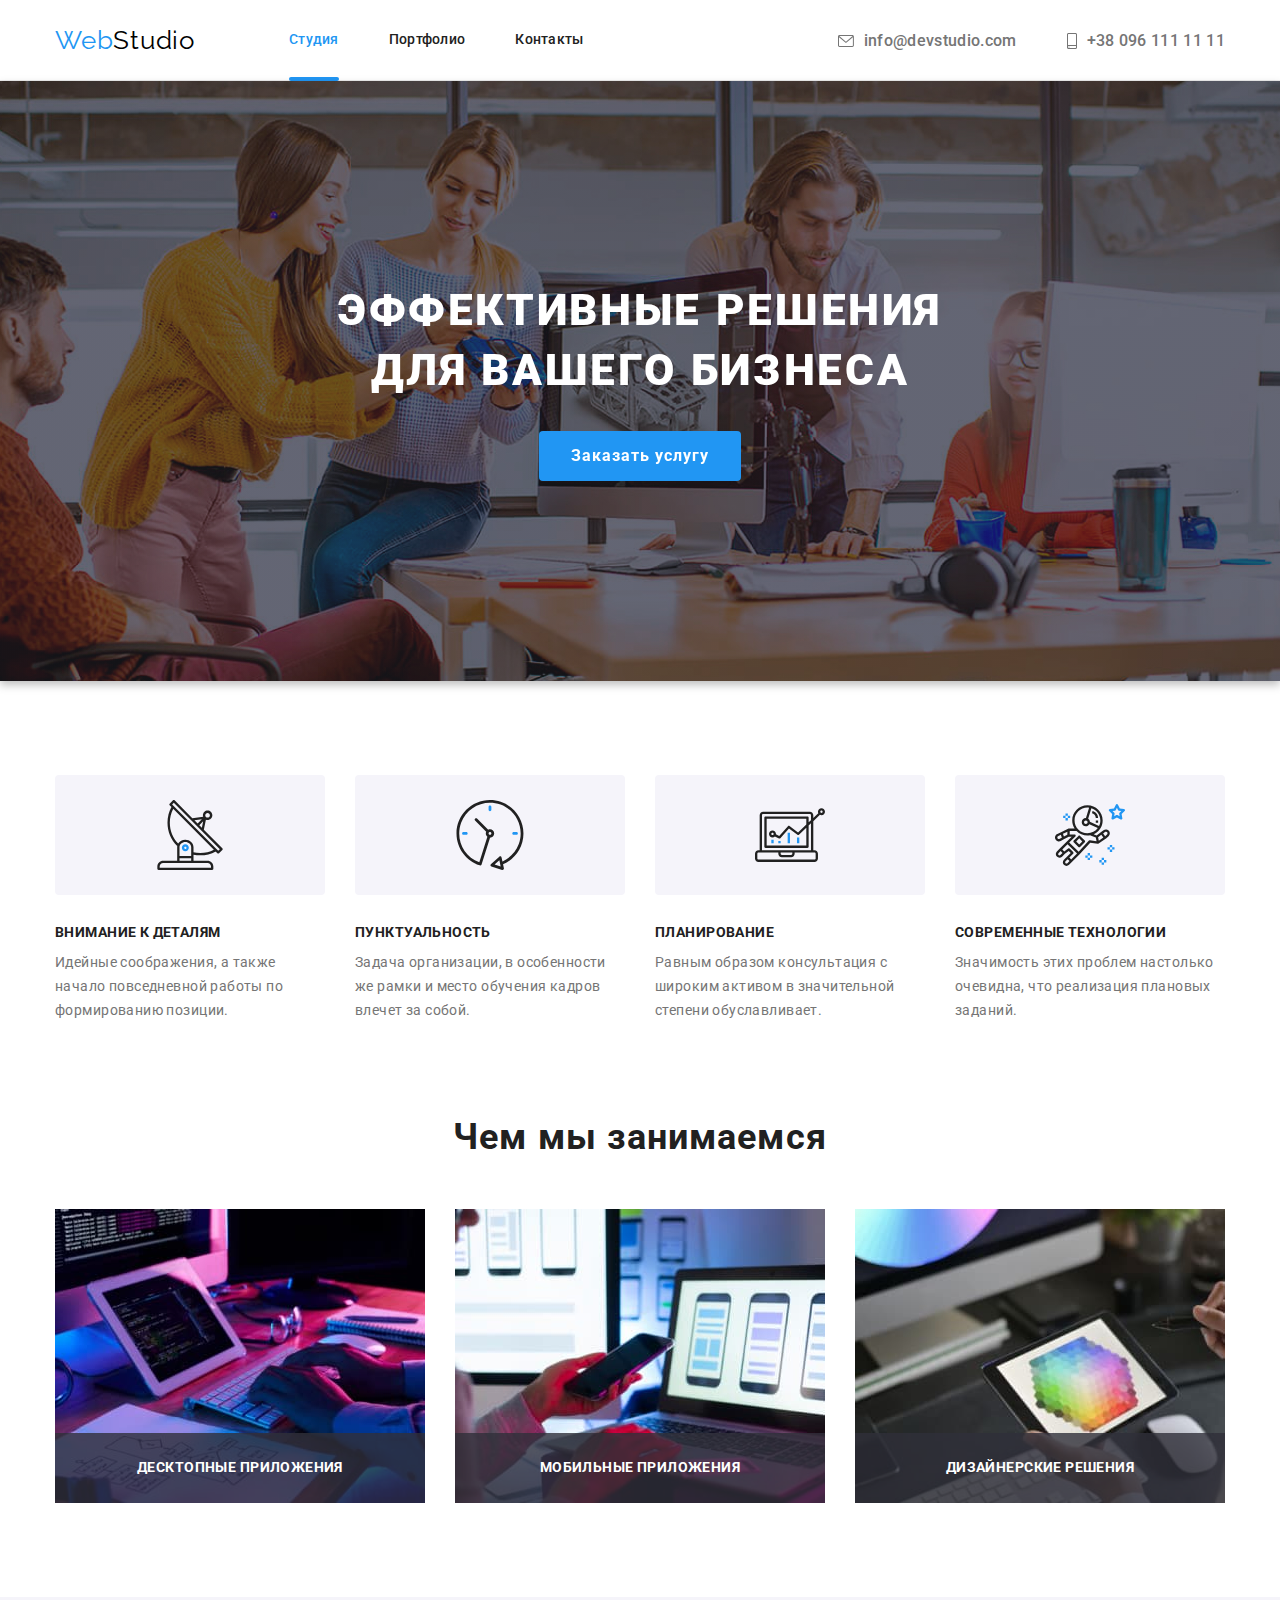
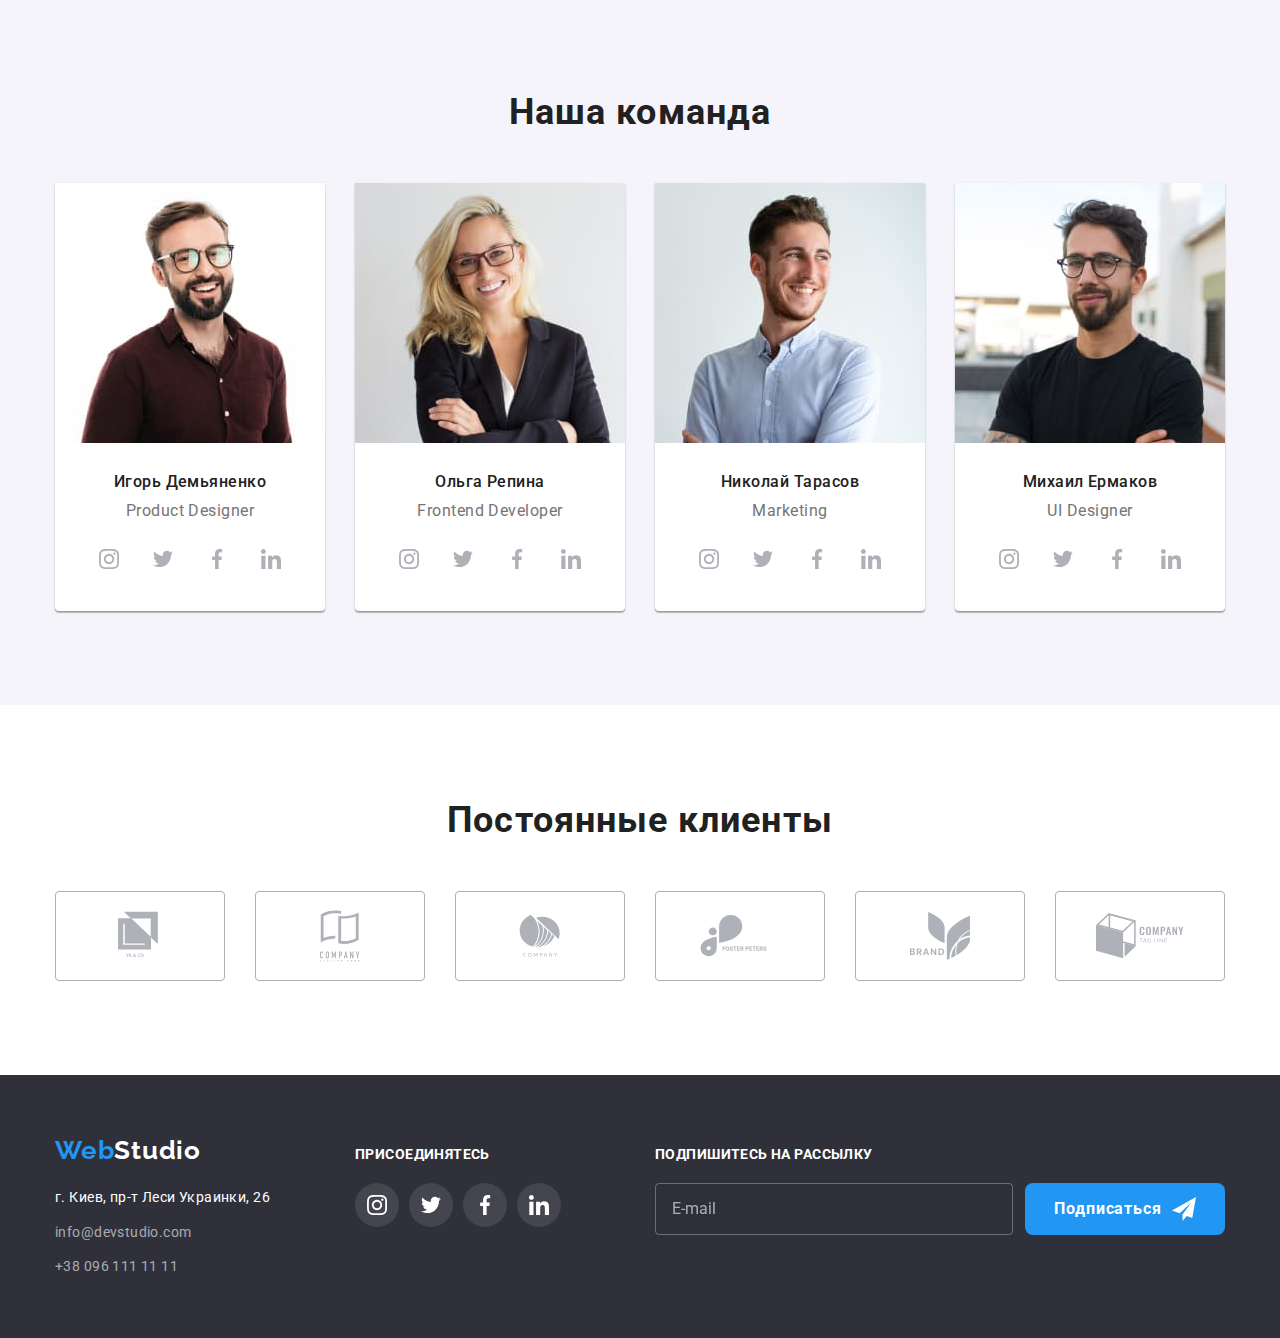
<file: index.html>
<!DOCTYPE html>
<html lang="ru">
  <head>
    <meta charset="UTF-8" />
    <meta http-equiv="X-UA-Compatible" content="IE=edge" />
    <meta name="viewport" content="width=device-width, initial-scale=1.0" />
    <title>WebStudioooo</title>

    <link rel="stylesheet" href="https://cdnjs.cloudflare.com/ajax/libs/modern-normalize/1.0.0/modern-normalize.min.css" />
    <link rel="preconnect" href="https://fonts.gstatic.com" />
    <link rel="stylesheet" href="https://cdnjs.cloudflare.com/ajax/libs/animate.css/4.1.1/animate.min.css" />
    <link href="https://fonts.googleapis.com/css2?family=Raleway:wght@700&family=Roboto:wght@400;500;700;900&display=swap" rel="stylesheet" />
    <link rel="stylesheet" href="./css/main.min.css" />
  </head>
  <body>
    <!--Шапка-->
    <header class="page-header">
      <div class="container navigation">
        <nav class="page-header__nav">
          <a class="logo" href="./index.html"> <span class="logo__web">Web</span><span class="logo__studio">Studio</span> </a>
          <ul class="menu">
            <li class="menu__item">
              <a class="menu__link current" href="./index.html">Студия</a>
            </li>

            <li class="menu__item">
              <a class="menu__link" href="./portfolio.html">Портфолио</a>
            </li>

            <li class="menu__item">
              <a class="menu__link" href="">Контакты</a>
            </li>
          </ul>
        </nav>

        <ul class="auth-nav">
          <li class="auth-nav__item">
            <a class="auth-nav__link" href="mailto:info@devstudio.com">
              <svg class="auth-nav__icon" width="16" height="12">
                <use href="./images/sprite.svg#icon-envelope"></use>
              </svg>
              info@devstudio.com
            </a>
          </li>
          <li class="auth-nav__item">
            <a class="auth-nav__link" href="tel:+380961111111">
              <svg class="auth-nav__icon" width="10" height="16">
                <use href="./images/sprite.svg#icon-smartphone"></use>
              </svg>
              +38 096 111 11 11
            </a>
          </li>
        </ul>
      </div>
    </header>

    <!--неповторяющая информ-->
    <main class="main-container">
      <!--SLOGAN-->
      <section class="slogan overlay">
        <div class="container">
          <h1 class="slogan__text animate__fadeInDown">Эффективные решения для вашего бизнеса</h1>
          <button data-modal-open class="btn" type="button">
            <span class="btn__text">Заказать услугу</span>
          </button>
        </div>
      </section>

      <!--Основные этапы features (убрать заголовок "Основные этапы" потом в СSS)-->
      <section class="section features">
        <div class="container">
          <h2 class="visually-hidden">Основsные этапы</h2>
          <!--  Подзаголовок -->

          <ul class="features-list">
            <li class="features-list__item antenna">
              <div class="features-list__icon">
                <svg width="70" height="70">
                  <use href="./images/sprite.svg#icon-antenna"></use>
                </svg>
              </div>
              <h3 class="features-list__name">Внимание к деталям</h3>
              <p class="features-list__text">Идейные соображения, а также начало повседневной работы по формированию позиции.</p>
            </li>

            <li class="features-list__item clock">
              <div class="features-list__icon">
                <svg width="70" height="70">
                  <use href="./images/sprite.svg#icon-clock"></use>
                </svg>
              </div>
              <h3 class="features-list__name">Пунктуальность</h3>
              <p class="features-list__text">Задача организации, в особенности же рамки и место обучения кадров влечет за собой.</p>
            </li>

            <li class="features-list__item diagram">
              <div class="features-list__icon">
                <svg width="70" height="70">
                  <use href="./images/sprite.svg#icon-diagram"></use>
                </svg>
              </div>
              <h3 class="features-list__name">Планирование</h3>
              <p class="features-list__text">Равным образом консультация с широким активом в значительной степени обуславливает.</p>
            </li>

            <li class="features-list__item astronaut">
              <div class="features-list__icon">
                <svg width="70" height="70">
                  <use href="./images/sprite.svg#icon-astronaut"></use>
                </svg>
              </div>
              <h3 class="features-list__name">Современные технологии</h3>
              <p class="features-list__text">Значимость этих проблем настолько очевидна, что реализация плановых заданий.</p>
            </li>
          </ul>
        </div>
      </section>

      <!--Чем занимаемся-->
      <section class="section working">
        <div class="container">
          <h2 class="working__title">Чем мы занимаемся</h2>
          <!-- Изображение занятий -->
          <ul class="working-product">
            <li class="working-product__foto animate__zoomInLeft">
              <p class="working-product__text">Десктопные приложения</p>
              <img src="./images/boxs/box_1.jpg" width="370" height="294" alt="компьютер" />
            </li>

            <li class="working-product__foto animate__zoomIn">
              <p class="working-product__text">Мобильные приложения</p>
              <img src="./images/boxs/box_2.jpg" width="370" height="294" alt="телефон" />
            </li>
            <li class="working-product__foto animate__zoomInRight">
              <p class="working-product__text">Дизайнерские решения</p>
              <img src="./images/boxs/box_3.jpg" width="370" height="294" alt="планшет" />
            </li>
          </ul>
        </div>
      </section>

      <!--Наша команда-->
      <section class="section command">
        <div class="container">
          <h2 class="command__title">Наша команда</h2>
          <!-- секция людей -->
          <ul class="command-set">
            <li class="command-set__item">
              <img class="command-set__img animate__bounceInLeft" src="./images/people/img1.jpg" alt="Игорь Демьяненко" width="270" />
              <div class="card">
                <h3 class="card__caption">Игорь Демьяненко</h3>
                <p class="card__desc">Product Designer</p>
                <ul class="social">
                  <li class="social__list">
                    <a class="social__link" href="https://www.instagram.com/" target="_blank" rel="noopener noreferrer">
                      <svg class="social__icon" width="20px" height="20px">
                        <use href="./images/sprite.svg#icon-instagram"></use>
                      </svg>
                    </a>
                  </li>

                  <li class="social__list">
                    <a class="social__link" href="https://twitter.com/" target="_blank" rel="noopener noreferrer">
                      <svg class="social__icon" width="20px" height="20px">
                        <use href="./images/sprite.svg#icon-twitter"></use>
                      </svg>
                    </a>
                  </li>

                  <li class="social__list">
                    <a class="social__link" href="https://www.facebook.com/" target="_blank" rel="noopener noreferrer">
                      <svg class="social__icon" width="20px" height="20px">
                        <use href="./images/sprite.svg#icon-facebook"></use>
                      </svg>
                    </a>
                  </li>

                  <li class="social__list">
                    <a class="social__link" href="https://www.linkedin.com/" target="_blank" rel="noopener noreferrer">
                      <svg width="20px" height="20px">
                        <use href="./images/sprite.svg#icon-linkedin"></use>
                      </svg>
                    </a>
                  </li>
                </ul>
              </div>
            </li>

            <li class="command-set__item">
              <img class="command-set__img animate__zoomIn" src="./images/people/img2.jpg" alt="Ольга Репина" width="270" />
              <div class="card">
                <h3 class="card__caption">Ольга Репина</h3>
                <p class="card__desc">Frontend Developer</p>
                <ul class="social">
                  <li class="social__list">
                    <a class="social__link" href="https://www.instagram.com/" target="_blank" rel="noopener noreferrer">
                      <svg width="20px" height="20px">
                        <use href="./images/sprite.svg#icon-instagram"></use>
                      </svg>
                    </a>
                  </li>

                  <li class="social__list">
                    <a class="social__link" href="https://twitter.com/" target="_blank" rel="noopener noreferrer">
                      <svg class="people-logsocial" width="20px" height="20px">
                        <use href="./images/sprite.svg#icon-twitter"></use>
                      </svg>
                    </a>
                  </li>

                  <li class="social__list">
                    <a class="social__link" href="https://www.facebook.com/" target="_blank" rel="noopener noreferrer">
                      <svg class="people-logsocial" width="20px" height="20px">
                        <use href="./images/sprite.svg#icon-facebook"></use>
                      </svg>
                    </a>
                  </li>

                  <li class="social__list">
                    <a class="social__link" href="https://www.linkedin.com/" target="_blank" rel="noopener noreferrer">
                      <svg width="20px" height="20px">
                        <use href="./images/sprite.svg#icon-linkedin"></use>
                      </svg>
                    </a>
                  </li>
                </ul>
              </div>
            </li>

            <li class="command-set__item">
              <img class="command-set__img animate__zoomIn" src="./images/people/img3.jpg" alt="Николай Тарасов" width="270" />
              <div class="card">
                <h3 class="card__caption">Николай Тарасов</h3>
                <p class="card__desc">Marketing</p>
                <ul class="social">
                  <li class="social__list">
                    <a class="social__link" href="https://www.instagram.com/" target="_blank" rel="noopener noreferrer">
                      <svg width="20px" height="20px">
                        <use href="./images/sprite.svg#icon-instagram"></use>
                      </svg>
                    </a>
                  </li>

                  <li class="social__list animate__rotateInDownRight">
                    <a class="social__link" href="https://twitter.com/" target="_blank" rel="noopener noreferrer">
                      <svg width="20px" height="20px">
                        <use href="./images/sprite.svg#icon-twitter"></use>
                      </svg>
                    </a>
                  </li>

                  <li class="social__list">
                    <a class="social__link" href="https://www.facebook.com/" target="_blank" rel="noopener noreferrer">
                      <svg width="20px" height="20px">
                        <use href="./images/sprite.svg#icon-facebook"></use>
                      </svg>
                    </a>
                  </li>

                  <li class="social__list">
                    <a class="social__link" href="https://www.linkedin.com/" target="_blank" rel="noopener noreferrer">
                      <svg width="20px" height="20px">
                        <use href="./images/sprite.svg#icon-linkedin"></use>
                      </svg>
                    </a>
                  </li>
                </ul>
              </div>
            </li>

            <li class="command-set__item">
              <img class="command-set__img animate__bounceInRight" src="./images/people/img4.jpg" alt="Михаил Ермаков" width="270" />
              <div class="card">
                <h3 class="card__caption">Михаил Ермаков</h3>
                <p class="card__desc">UI Designer</p>
                <ul class="social">
                  <li class="social__list">
                    <a class="social__link" href="https://www.instagram.com/" target="_blank" rel="noopener noreferrer">
                      <svg width="20px" height="20px">
                        <use href="./images/sprite.svg#icon-instagram"></use>
                      </svg>
                    </a>
                  </li>

                  <li class="social__list">
                    <a class="social__link" href="https://twitter.com/" target="_blank" rel="noopener noreferrer">
                      <svg width="20px" height="20px">
                        <use href="./images/sprite.svg#icon-twitter"></use>
                      </svg>
                    </a>
                  </li>

                  <li class="social__list">
                    <a class="social__link" href="https://www.facebook.com/" target="_blank" rel="noopener noreferrer">
                      <svg width="20px" height="20px">
                        <use href="./images/sprite.svg#icon-facebook"></use>
                      </svg>
                    </a>
                  </li>

                  <li class="social__list">
                    <a class="social__link" href="https://www.linkedin.com/" target="_blank" rel="noopener noreferrer">
                      <svg width="20px" height="20px">
                        <use href="./images/sprite.svg#icon-linkedin"></use>
                      </svg>
                    </a>
                  </li>
                </ul>
              </div>
            </li>
          </ul>
        </div>
      </section>

      <!-- Постоянные клиенты -->

      <section class="section clients">
        <div class="container">
          <h2 class="clients-title">Постоянные клиенты</h2>
          <ul class="clients-cards">
            <li class="clients-cards__social">
              <a class="clients-cards__logo" href="">
                <svg class="clients-cards__logsocial" width="44px" height="50px">
                  <use href="./images/sprite.svg#icon-logo1"></use>
                </svg>
              </a>
            </li>
            <li class="clients-cards__social">
              <a class="clients-cards__logo" href="">
                <svg class="clients-cards__logsocial" width="40px" height="52px">
                  <use href="./images/sprite.svg#icon-logo2"></use>
                </svg>
              </a>
            </li>
            <li class="clients-cards__social">
              <a class="clients-cards__logo" href="">
                <svg class="clients-cards__logsocial" width="42px" height="42px">
                  <use href="./images/sprite.svg#icon-logo3"></use>
                </svg>
              </a>
            </li>
            <li class="clients-cards__social">
              <a class="clients-cards__logo" href="">
                <svg class="clients-cards__logsocial" width="80px" height="42px">
                  <use href="./images/sprite.svg#icon-logo4"></use>
                </svg>
              </a>
            </li>
            <li class="clients-cards__social">
              <a class="clients-cards__logo" href="">
                <svg class="clients-cards__logsocial" width="60px" height="48px">
                  <use href="./images/sprite.svg#icon-logo5"></use>
                </svg>
              </a>
            </li>
            <li class="clients-cards__social">
              <a class="clients-cards__logo" href="">
                <svg class="clients-cards__logsocial" width="88px" height="46px">
                  <use href="./images/sprite.svg#icon-logo6"></use>
                </svg>
              </a>
            </li>
          </ul>
        </div>
      </section>
    </main>

    <!--Подвал-->
    <footer class="footer">
      <div class="container footer-container">
        <div class="footer-container__list">
          <a class="footer-container__link" href="./index.html"> <span class="footer-container__link--accent">Web</span><span class="footer-container__link--secondary">Studio</span> </a>
          <address class="adress">
            <a class="adress__link" href="https://goo.gl/maps/3bDAXwTy5A2F5pWt9" target="_blank" rel="noopener noreferrer"> г. Киев, пр-т Леси Украинки, 26 </a>
            <ul class="footer-contacts">
              <li class="footer-contacts__list">
                <a class="footer-contacts__link" href="mailto:info@devstudio.com" alt="Почта"> info@devstudio.com </a>
              </li>

              <li class="footer-contacts__list">
                <a class="footer-contacts__link" href="tel:+380961111111" alt="номер телефона">+38 096 111 11 11</a>
              </li>
            </ul>
          </address>
        </div>

        <div class="footer-container__list">
          <h3 class="footer-title">Присоединятесь</h3>
          <ul class="footer-social">
            <li class="footer-social__list">
              <a class="footer-social__link" href="">
                <svg class="footer-social__logo" width="20px" height="20px">
                  <use href="./images/sprite.svg#icon-instagram"></use>
                </svg>
              </a>
            </li>

            <li class="footer-social__list">
              <a class="footer-social__link" href="">
                <svg class="footer-social__logo" width="20px" height="20px">
                  <use href="./images/sprite.svg#icon-twitter"></use>
                </svg>
              </a>
            </li>

            <li class="footer-social__list">
              <a class="footer-social__link" href="">
                <svg class="footer-social__logo" width="20px" height="20px">
                  <use href="./images/sprite.svg#icon-facebook"></use>
                </svg>
              </a>
            </li>

            <li class="footer-social__list">
              <a class="footer-social__link" href="">
                <svg class="footer-social__logo" width="20px" height="20px">
                  <use href="./images/sprite.svg#icon-linkedin"></use>
                </svg>
              </a>
            </li>
          </ul>
        </div>

        <div class="subscribe">
          <h2 class="footer-title">Подпишитесь на рассылку</h2>
          <form class="subscribe__form">
            <label>
              <input class="subscribe__input" type="email" name="email" placeholder="E-mail" />
            </label>
            <button class="button__subscribe" type="button">
              <span class="btn__text">Подписаться</span>
              <svg class="btn__subscribe" width="24" height="24">
                <use href="./images/sprite.svg#icon-icon-send"></use>
              </svg>
            </button>
          </form>
        </div>
      </div>
    </footer>
    <!-- Всплывающее окно заказать услугу -->
    <div class="backdrop is-hidden" data-modal>
      <div class="modal">
        <button class="close" data-modal-close>
          <svg class="close-link" width="12px" height="12px">
            <use href="./images/sprite.svg#icon-vec"></use>
          </svg>
        </button>

        <form class="form js-speaker-form" name="signup_form" autocomplete="on" novalidate>
          <h2 class="form__title">Оставьте свои данные, мы вам перезвоним</h2>

          <div class="form__field">
            <label class="form__label" for="name">
              <span class="form-info">Имя</span>
            </label>
            <div class="form__modal">
              <input class="form__input" type="text" name="name" id="name" />
              <svg class="form__icon" width="12" height="12">
                <use href="./images/sprite.svg#icon-chel"></use>
              </svg>
            </div>
          </div>

          <div class="form__field">
            <label class="form__label" for="tel">
              <span class="form__info">Телефон</span>
            </label>
            <div class="form__modal">
              <input class="form__input" type="tel" name="telephone" id="tel" />
              <svg class="form__icon" width="13px" height="13px">
                <use href="./images/sprite.svg#icon-tel"></use>
              </svg>
            </div>
          </div>

          <div class="form__field">
            <label class="form__label" for="mail">
              <span class="form-info">Почта</span>
            </label>
            <div class="form__modal">
              <input class="form__input" type="email" name="mail" id="mail" />
              <svg class="form__icon" width="14px" height="12px">
                <use href="./images/sprite.svg#icon-mail"></use>
              </svg>
            </div>
          </div>

          <div class="form__field">
            <label class="form__label" for="comment">
              <span class="form__info">Комментарий</span>
            </label>
            <textarea class="form__textarea" name="comment" id="comment" placeholder="Введите текст"> </textarea>
          </div>

          <label class="form__policy">
            <input class="form__checkbox visually-hidden" type="checkbox" name="policy" />
            <span class="form__custom"></span>
            <span class="form__checkbox-text">Соглашаюсь с рассылкой и принимаю</span>&nbsp;
            <a href="#" class="form__text-link">Условия договора</a>
          </label>

          <div class="btn__submit">
            <button class="btn" type="submit">
              <span class="btn__text modal-button">Отправить</span>
            </button>
          </div>
        </form>
      </div>
    </div>

    <script src="./js/modal.js"></script>
  </body>
</html>
</file>
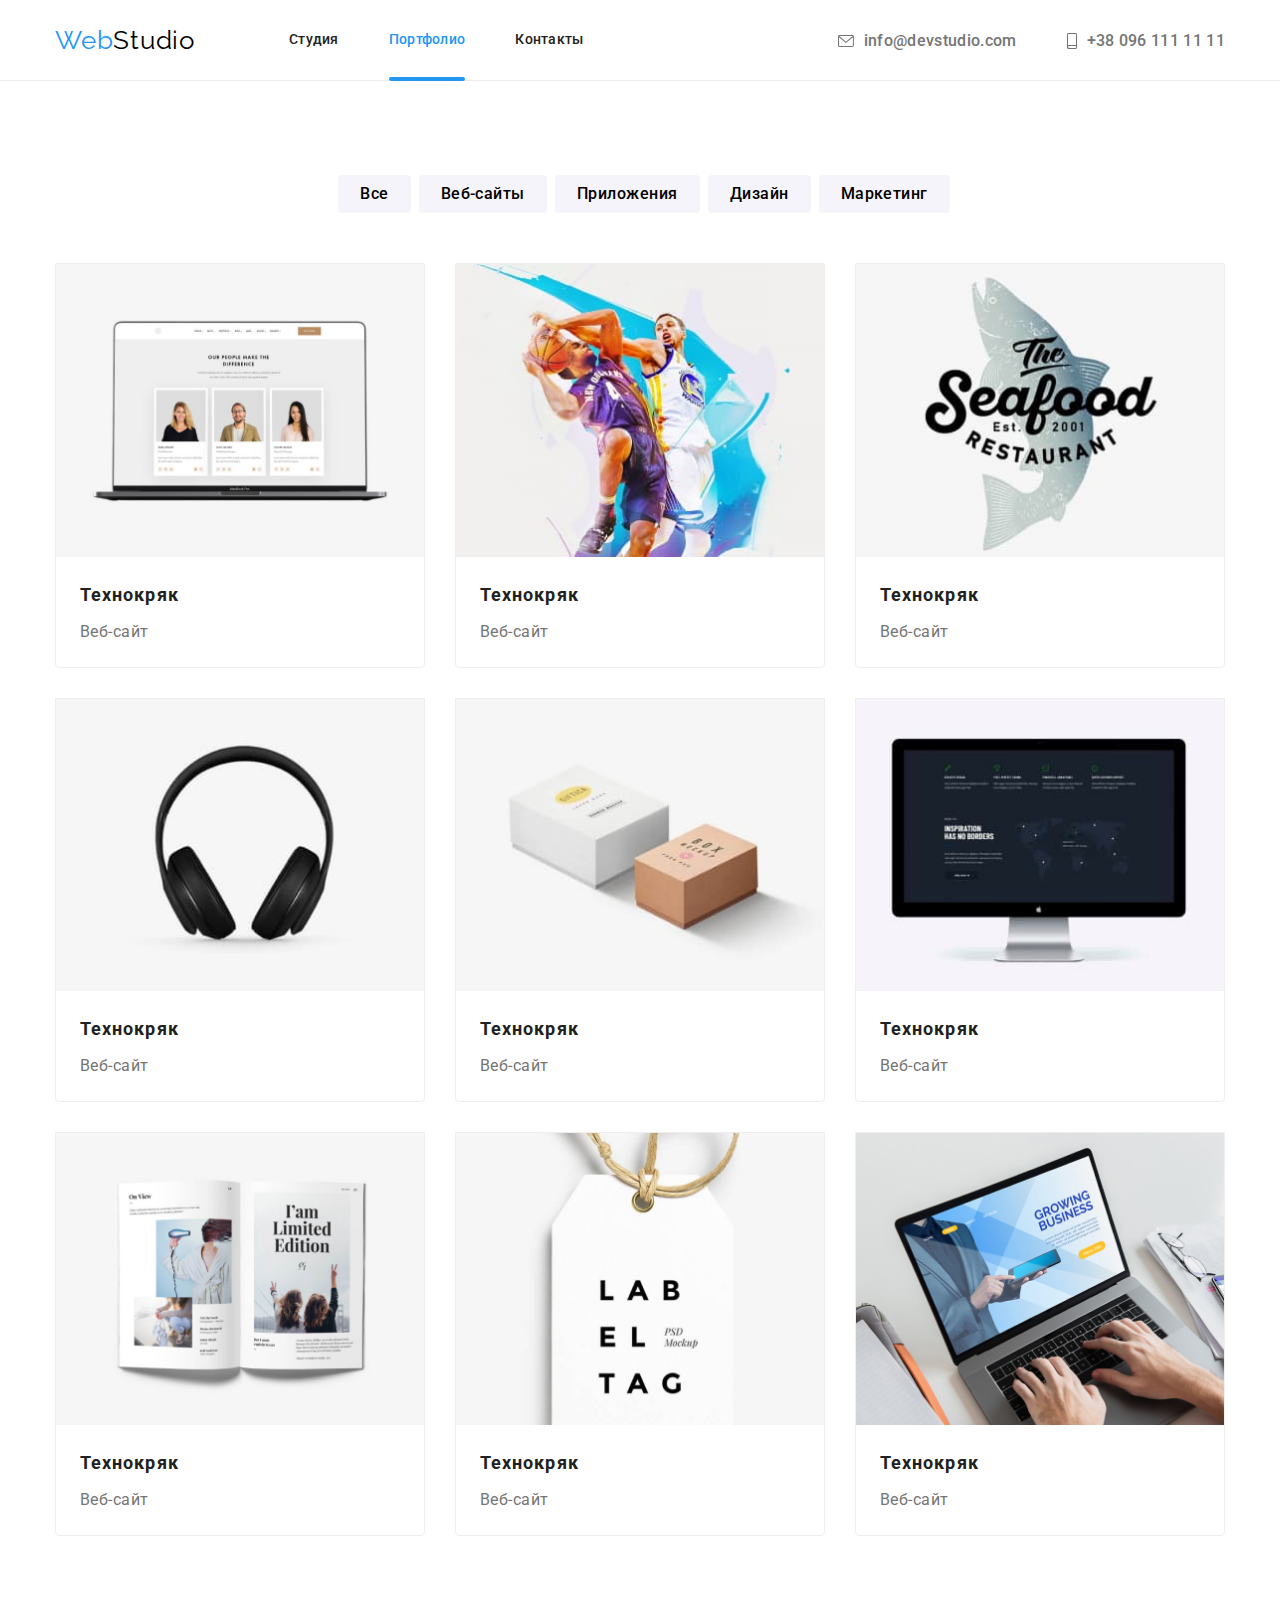
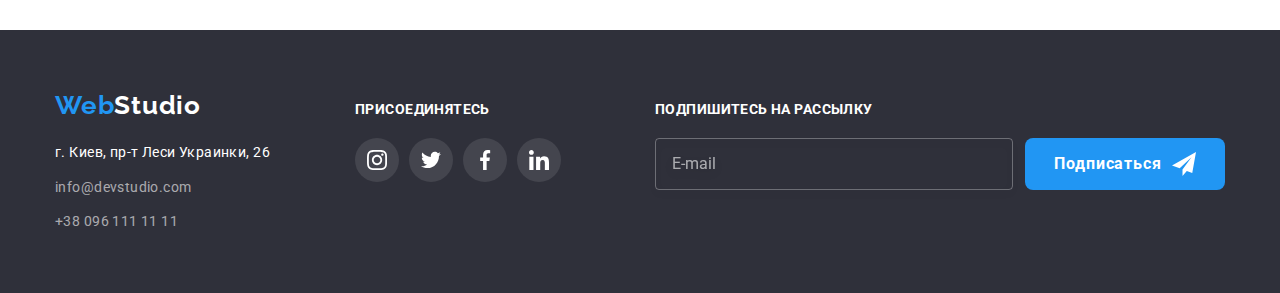
<file: portfolio.html>
<!DOCTYPE html>
<html lang="en">
  <head>
    <meta charset="UTF-8" />
    <meta http-equiv="X-UA-Compatible" content="IE=edge" />
    <meta name="viewport" content="width=device-width, initial-scale=1.0" />
    <title>Portfolio</title>

    <link rel="stylesheet" href="https://cdnjs.cloudflare.com/ajax/libs/modern-normalize/1.0.0/modern-normalize.min.css" />
    <link rel="preconnect" href="https://fonts.gstatic.com" />

    <link href="https://fonts.googleapis.com/css2?family=Raleway:wght@700&family=Roboto:wght@400;500;700;900&display=swap" rel="stylesheet" />

    <link rel="stylesheet" href="./css/main.min.css" />
  </head>

  <body>
    <!-- Хедер секция футер -->

    <!-- убрать заголовки от h1 до h3 в css -->
    <h1 class="visually-hidden">--Шапка--</h1>
    <header class="page-header">
      <div class="container navigation">
        <nav class="page-header__nav">
          <a class="logo" href="./index.html"> <span class="logo__web">Web</span><span class="logo__studio">Studio</span> </a>
          <ul class="menu">
            <li class="menu__item">
              <a class="menu__link" href="./index.html">Студия</a>
            </li>

            <li class="menu__item">
              <a class="menu__link current" href="./portfolio.html">Портфолио</a>
            </li>

            <li class="menu__item">
              <a class="menu__link" href="">Контакты</a>
            </li>
          </ul>
        </nav>

        <ul class="auth-nav">
          <li class="auth-nav__item">
            <a class="auth-nav__link" href="mailto:info@devstudio.com">
              <svg class="auth-nav__icon" width="16" height="12">
                <use href="./images/sprite.svg#icon-envelope"></use>
              </svg>
              info@devstudio.com
            </a>
          </li>
          <li class="auth-nav__item">
            <a class="auth-nav__link" href="tel:+380961111111">
              <svg class="auth-nav__icon" width="10" height="16">
                <use href="./images/sprite.svg#icon-smartphone"></use>
              </svg>
              +38 096 111 11 11
            </a>
          </li>
        </ul>
      </div>
    </header>
    <!-- убрать заголовки от h1 до h3 в css -->
    <main>
      <!-- Контент -->
      <section class="contents">
        <div class="container">
          <h2 class="visually-hidden">Студия</h2>

          <!-- Кнопки -->
          <ul class="buttons">
            <li>
              <button class="button" type="button"><span class="button-text">Все</span></button>
            </li>

            <li>
              <button class="button" type="button"><span class="button-text">Веб-сайты</span></button>
            </li>

            <li>
              <button class="button" type="button"><span class="button-text">Приложения</span></button>
            </li>

            <li>
              <button class="button" type="button"><span class="button-text">Дизайн</span></button>
            </li>

            <li>
              <button class="button" type="button"><span class="button-text">Маркетинг</span></button>
            </li>
          </ul>
          <!-- СПИСОК -->
          <ul class="card-set">
            <li class="card-set__item">
              <a class="card-set__link" href="">
                <div class="thumb">
                  <div class="thumb__overlay">
                    <p class="thumb__text">
                      Технокряк это современная площадка распространения коронавируса. Компании используют эту платформу для цифрового шпионажа и атак на защищённые сервера конкурентов.
                    </p>
                  </div>
                  <img class="card-set__img" src="./images/portfolio/img-1.jpg" width="370" alt="Веб-сайт" />
                </div>

                <div class="set">
                  <h3 class="set__text">Технокряк</h3>
                  <p class="set__merch">Веб-сайт</p>
                </div>
              </a>
            </li>

            <li class="card-set__item">
              <a class="card-set__link" href="">
                <div class="thumb">
                  <div class="thumb__overlay">
                    <p class="thumb__text">
                      Технокряк это современная площадка распространения коронавируса. Компании используют эту платформу для цифрового шпионажа и атак на защищённые сервера конкурентов.
                    </p>
                  </div>
                  <img class="card-set__img" src="./images/portfolio/img-2.jpg" width="370" alt="Веб-сайт" />
                </div>

                <div class="set">
                  <h3 class="set__text">Технокряк</h3>
                  <p class="set__merch">Веб-сайт</p>
                </div>
              </a>
            </li>

            <li class="card-set__item">
              <a class="card-set__link" href="">
                <div class="thumb">
                  <div class="thumb__overlay">
                    <p class="thumb__text">
                      Технокряк это современная площадка распространения коронавируса. Компании используют эту платформу для цифрового шпионажа и атак на защищённые сервера конкурентов.
                    </p>
                  </div>
                  <img class="card-set__img" src="./images/portfolio/img-3.jpg" width="370" alt="Веб-сайт" />
                </div>

                <div class="set">
                  <h3 class="set__text">Технокряк</h3>
                  <p class="set__merch">Веб-сайт</p>
                </div>
              </a>
            </li>

            <li class="card-set__item">
              <a class="card-set__link" href="">
                <div class="thumb">
                  <div class="thumb__overlay">
                    <p class="thumb__text">
                      Технокряк это современная площадка распространения коронавируса. Компании используют эту платформу для цифрового шпионажа и атак на защищённые сервера конкурентов.
                    </p>
                  </div>
                  <img class="card-set__img" src="./images/portfolio/img-4.jpg" width="370" alt="Веб-сайт" />
                </div>

                <div class="set">
                  <h3 class="set__text">Технокряк</h3>
                  <p class="set__merch">Веб-сайт</p>
                </div>
              </a>
            </li>

            <li class="card-set__item">
              <a class="card-set__link" href="">
                <div class="thumb">
                  <div class="thumb__overlay">
                    <p class="thumb__text">
                      Технокряк это современная площадка распространения коронавируса. Компании используют эту платформу для цифрового шпионажа и атак на защищённые сервера конкурентов.
                    </p>
                  </div>
                  <img class="card-set__img" src="./images/portfolio/img-5.jpg" width="370" alt="Веб-сайт" />
                </div>

                <div class="set">
                  <h3 class="set__text">Технокряк</h3>
                  <p class="set__merch">Веб-сайт</p>
                </div>
              </a>
            </li>

            <li class="card-set__item">
              <a class="card-set__link" href="">
                <div class="thumb">
                  <div class="thumb__overlay">
                    <p class="thumb__text">
                      Технокряк это современная площадка распространения коронавируса. Компании используют эту платформу для цифрового шпионажа и атак на защищённые сервера конкурентов.
                    </p>
                  </div>
                  <img class="card-set__img" src="./images/portfolio/img-6.jpg" width="370" alt="Веб-сайт" />
                </div>

                <div class="set">
                  <h3 class="set__text">Технокряк</h3>
                  <p class="set__merch">Веб-сайт</p>
                </div>
              </a>
            </li>

            <li class="card-set__item">
              <a class="card-set__link" href="">
                <div class="thumb">
                  <div class="thumb__overlay">
                    <p class="thumb__text">
                      Технокряк это современная площадка распространения коронавируса. Компании используют эту платформу для цифрового шпионажа и атак на защищённые сервера конкурентов.
                    </p>
                  </div>
                  <img class="card-set__img" src="./images/portfolio/img-7.jpg" width="370" alt="Веб-сайт" />
                </div>

                <div class="set">
                  <h3 class="set__text">Технокряк</h3>
                  <p class="set__merch">Веб-сайт</p>
                </div>
              </a>
            </li>

            <li class="card-set__item">
              <a class="card-set__link" href="">
                <div class="thumb">
                  <div class="thumb__overlay">
                    <p class="thumb__text">
                      Технокряк это современная площадка распространения коронавируса. Компании используют эту платформу для цифрового шпионажа и атак на защищённые сервера конкурентов.
                    </p>
                  </div>
                  <img class="card-set__img" src="./images/portfolio/img-8.jpg" width="370" alt="Веб-сайт" />
                </div>

                <div class="set">
                  <h3 class="set__text">Технокряк</h3>
                  <p class="set__merch">Веб-сайт</p>
                </div>
              </a>
            </li>

            <li class="card-set__item">
              <a class="card-set__link" href="">
                <div class="thumb">
                  <div class="thumb__overlay">
                    <p class="thumb__text">
                      Технокряк это современная площадка распространения коронавируса. Компании используют эту платформу для цифрового шпионажа и атак на защищённые сервера конкурентов.
                    </p>
                  </div>
                  <img class="card-set__img" src="./images/portfolio/img-9.jpg" width="370" alt="Веб-сайт" />
                </div>

                <div class="set">
                  <h3 class="set__text">Технокряк</h3>
                  <p class="set__merch">Веб-сайт</p>
                </div>
              </a>
            </li>
          </ul>
        </div>
      </section>
    </main>
    <footer class="footer">
      <div class="container footer-container">
        <div class="footer-container__list">
          <a class="footer-container__link" href="./index.html"> <span class="footer-container__link--accent">Web</span><span class="footer-container__link--secondary">Studio</span> </a>
          <address class="adress">
            <a class="adress__link" href="https://goo.gl/maps/3bDAXwTy5A2F5pWt9" target="_blank" rel="noopener noreferrer"> г. Киев, пр-т Леси Украинки, 26 </a>
            <ul class="footer-contacts">
              <li class="footer-contacts__list">
                <a class="footer-contacts__link" href="mailto:info@devstudio.com" alt="Почта"> info@devstudio.com </a>
              </li>

              <li class="footer-contacts__list">
                <a class="footer-contacts__link" href="tel:+380961111111" alt="номер телефона">+38 096 111 11 11</a>
              </li>
            </ul>
          </address>
        </div>

        <div class="footer-container__list">
          <h3 class="footer-title">Присоединятесь</h3>
          <ul class="footer-social">
            <li class="footer-social__list">
              <a class="footer-social__link" href="">
                <svg class="footer-social__logo" width="20px" height="20px">
                  <use href="./images/sprite.svg#icon-instagram"></use>
                </svg>
              </a>
            </li>

            <li class="footer-social__list">
              <a class="footer-social__link" href="">
                <svg class="footer-social__logo" width="20px" height="20px">
                  <use href="./images/sprite.svg#icon-twitter"></use>
                </svg>
              </a>
            </li>

            <li class="footer-social__list">
              <a class="footer-social__link" href="">
                <svg class="footer-social__logo" width="20px" height="20px">
                  <use href="./images/sprite.svg#icon-facebook"></use>
                </svg>
              </a>
            </li>

            <li class="footer-social__list">
              <a class="footer-social__link" href="">
                <svg class="footer-social__logo" width="20px" height="20px">
                  <use href="./images/sprite.svg#icon-linkedin"></use>
                </svg>
              </a>
            </li>
          </ul>
        </div>

        <div class="subscribe">
          <h2 class="footer-title">Подпишитесь на рассылку</h2>
          <form class="subscribe__form">
            <label>
              <input class="subscribe__input" type="email" name="email" placeholder="E-mail" />
            </label>
            <button class="button__subscribe" type="button">
              <span class="btn__text">Подписаться</span>
              <svg class="btn__subscribe" width="24" height="24">
                <use href="./images/sprite.svg#icon-icon-send"></use>
              </svg>
            </button>
          </form>
        </div>
      </div>
    </footer>
    <!-- Всплывающее окно заказать услугу -->
    <div class="backdrop is-hidden" data-modal>
      <div class="modal">
        <button class="close" data-modal-close>
          <svg class="close-link" width="12px" height="12px">
            <use href="./images/sprite.svg#icon-vec"></use>
          </svg>
        </button>

        <form class="form js-speaker-form" name="signup_form" autocomplete="on" novalidate>
          <h2 class="form__title">Оставьте свои данные, мы вам перезвоним</h2>

          <div class="form__field">
            <label class="form__label" for="name">
              <span class="form-info">Имя</span>
            </label>
            <div class="form__modal">
              <input class="form__input" type="text" name="name" id="name" />
              <svg class="form__icon" width="12" height="12">
                <use href="./images/sprite.svg#icon-chel"></use>
              </svg>
            </div>
          </div>

          <div class="form__field">
            <label class="form__label" for="tel">
              <span class="form__info">Телефон</span>
            </label>
            <div class="form__modal">
              <input class="form__input" type="tel" name="telephone" id="tel" />
              <svg class="form__icon" width="13px" height="13px">
                <use href="./images/sprite.svg#icon-tel"></use>
              </svg>
            </div>
          </div>

          <div class="form__field">
            <label class="form__label" for="mail">
              <span class="form-info">Почта</span>
            </label>
            <div class="form__modal">
              <input class="form__input" type="email" name="mail" id="mail" />
              <svg class="form__icon" width="14px" height="12px">
                <use href="./images/sprite.svg#icon-mail"></use>
              </svg>
            </div>
          </div>

          <div class="form__field">
            <label class="form__label" for="comment">
              <span class="form__info">Комментарий</span>
            </label>
            <textarea class="form__textarea" name="comment" id="comment" placeholder="Введите текст"> </textarea>
          </div>

          <label class="form__policy">
            <input class="form__checkbox visually-hidden" type="checkbox" name="policy" />
            <span class="form__custom"></span>
            <span class="form__checkbox-text">Соглашаюсь с рассылкой и принимаю</span>&nbsp;
            <a href="#" class="form__text-link">Условия договора</a>
          </label>

          <div class="btn__submit">
            <button class="btn" type="submit">
              <span class="btn__text modal-button">Отправить</span>
            </button>
          </div>
        </form>
      </div>
    </div>
    <script src="./js/modal.js"></script>
  </body>
</html>
</file>
<file: css/main.min.css>
.visually-hidden{position:absolute !important;clip:rect(1px 1px 1px 1px);clip:rect(1px, 1px, 1px, 1px);padding:0 !important;border:0 !important;height:1px !important;width:1px !important;overflow:hidden}html{box-sizing:border-box}body{font-family:'Roboto', sans-serif;background-color:#ffffff;font-style:normal;color:#757575}ul{list-style:none;margin:0;padding:0}a{text-decoration:none;margin:0;padding:0}h1,h2,h3,h4,p{margin:0;padding:0}img{display:block;max-width:100%;height:auto}.section{padding-top:94px;padding-bottom:94px}.container{width:1200px;padding-left:15px;padding-right:15px;margin-left:auto;margin-right:auto}.command__title{font-weight:bold;font-size:36px;line-height:1.17;text-align:center;letter-spacing:0.03em;color:#212121}.contents{padding-top:94px;padding-bottom:94px;background-color:#ffffff}.btn{display:inline-block;border-radius:4px;min-width:200px;padding:10px 32px;font-family:inherit;border:none;cursor:pointer;background-color:#2196f3;transition:background-color 250ms cubic-bezier(0.4, 0, 0.2, 1),color 250ms cubic-bezier(0.4, 0, 0.2, 1)}.btn:focus,.btn:hover{outline:none;border:none;background-color:#188ce8;transition:background-color 250ms cubic-bezier(0.4, 0, 0.2, 1),color 250ms cubic-bezier(0.4, 0, 0.2, 1)}.btn__text{font-weight:bold;font-size:16px;line-height:1.87;letter-spacing:0.06em;color:#ffffff}.page-header{background-color:#ffffff;border-bottom:1px solid #ececec}.navigation{display:flex;align-items:center}.page-header__nav{display:flex}.logo{display:flex;align-items:center;margin-right:94px}.logo__web{font-family:Raleway;font-size:26px;line-height:1.19;letter-spacing:0.03em;color:#2196f3}.logo__studio{font-family:Raleway;font-size:26px;line-height:1.19;letter-spacing:0.03em;color:#000000}.menu{display:flex}.menu__item{position:relative}.menu__item:not(:last-child){margin-right:50px}.menu__item{position:relative}.menu__link{display:block;font-weight:500;font-size:14px;line-height:1.14;letter-spacing:0.02em;color:#212121;padding-top:32px;padding-bottom:32px;transition:color 250ms cubic-bezier(0.4, 0, 0.2, 1)}.menu__link:hover,.menu__link:focus{fill:currentColor;color:#2196f3}.menu__link.current{color:#2196f3}.menu__link.current::after{content:'';position:absolute;bottom:0;left:0;width:100%;height:4px;border-radius:4px;background-color:#2196f3;margin-bottom:-1px}.auth-nav{display:flex;margin-left:auto}.auth-nav__item:not(:last-child){margin-right:50px}.auth-nav__item:hover,.auth-nav__item:focus{fill:currentColor;color:#2196f3}.auth-nav__icon{margin-right:10px}.auth-nav__icon:hover,.auth-nav__icon:focus{fill:currentColor;color:#2196f3}.auth-nav__link{display:flex;align-items:center;padding-top:32px;padding-bottom:30px;color:#757575;font-weight:500;line-height:1.14;letter-spacing:0.02em;text-decoration:none;fill:#757575;transition:color 250ms cubic-bezier(0.4, 0, 0.2, 1)}.auth-nav__link:hover,.auth-nav__link:focus{fill:currentColor;color:#2196f3}.slogan{background-color:#000000;display:block;text-align:center;padding-top:200px;padding-bottom:200px;filter:drop-shadow(0px 4px 4px rgba(0,0,0,0.25))}.slogan__text{max-width:696px;margin-left:auto;margin-right:auto;margin-bottom:30px;font-weight:900;font-size:44px;line-height:1.36;text-align:center;letter-spacing:0.06em;text-transform:uppercase;color:#ffffff;animation-name:fadeInDown;animation-duration:3s;animation-delay:2000ms;transition-timing-function:linear;animation-iteration-count:infinite;animation-direction:alternate}.overlay{max-width:1600px;min-height:600px;margin-left:auto;margin-right:auto;background-position:center;background-repeat:no-repeat;background-image:linear-gradient(to right, rgba(47,48,58,0.4), rgba(47,48,58,0.4)),url("../images/boxs/hero.jpg")}.slogan .animate__fadeInDown:hover{animation-play-state:paused}.features-list{display:flex;flex-wrap:wrap;margin-left:-30px}.features-list__item{flex-basis:calc((100% - 30px * 4) / 4);margin-left:30px}.features-list__icon{height:120px;display:flex;align-items:center;justify-content:center;margin-bottom:30px;background:#f5f4fa;border-radius:4px}.features-list__name{margin-bottom:10px;list-style:none;font-size:14px;line-height:1.14;letter-spacing:0.03em;text-transform:uppercase;color:#212121}.features-list__text{font-weight:normal;font-size:14px;line-height:1.71;letter-spacing:0.03em;color:#757575}.working{padding-top:0}.working__title{margin-bottom:50px;font-weight:bold;font-size:36px;line-height:1.16;text-align:center;letter-spacing:0.03em;color:#212121}.working-product{display:flex;flex-wrap:wrap;margin-left:-30px}.working-product__foto{position:relative;margin-left:30px;flex-basis:calc((100% - 30px * 3) / 3)}.working-product__text{position:absolute;left:0;bottom:0;margin:0;display:flex;justify-content:center;text-align:center;align-items:center;color:#ffffff;width:100%;height:70px;background-color:rgba(47,48,58,0.8);font-weight:bold;font-size:14px;line-height:1.14;letter-spacing:0.03em;text-transform:uppercase}.working-product__foto:nth-child(1){animation-duration:3000ms;animation-timing-function:cubic-bezier(0.17, 0.67, 0.87, 0.27);animation-delay:4000ms;animation-iteration-count:3;animation-direction:alternate}.working-product__foto:nth-child(2){animation-duration:3000ms;animation-timing-function:linear;animation-delay:4000ms;animation-iteration-count:3;animation-direction:alternate}.working-product__foto:nth-child(3){animation-duration:3000ms;animation-timing-function:cubic-bezier(0.17, 0.67, 0.87, 0.27);animation-delay:4000ms;animation-iteration-count:3;animation-direction:alternate}.command{background-color:#f5f4fa;text-align:center}.command-set{margin-top:50px;display:flex;flex-wrap:wrap;margin-left:-30px}.command-set__item{margin-left:30px;flex-basis:calc((100% - 30px * 4) / 4);background-color:#ffffff;box-shadow:0px 1px 3px rgba(0,0,0,0.12),0px 1px 1px rgba(0,0,0,0.14),0px 2px 1px rgba(0,0,0,0.2);border-radius:0px 0px 4px 4px}.command-set__item .command-set__img{animation-duration:3000ms;animation-timing-function:linear;animation-delay:13000ms;animation-iteration-count:3;animation-direction:alternate}.card{text-align:center}.card__caption{margin-top:30px;margin-bottom:10px;cursor:pointer;font-style:normal;font-weight:500;font-size:16px;line-height:1.18;letter-spacing:0.03em;color:#212121}.card__desc{font-size:16px;line-height:1.18;letter-spacing:0.03em;color:#757575;margin-bottom:16px}.social{display:inline-flex;justify-content:center;align-items:center;margin-left:-10px}.social__list{width:44px;height:44px;margin-left:10px;flex-basis:calc((100% - 40px) / 4);background-color:#ffffff;margin-bottom:30px}.social__link{display:flex;justify-content:center;align-items:center;width:44px;height:44px;border:none;fill:#afb1b8;background-color:transparent;transition:border-radius 250ms cubic-bezier(0.4, 0, 0.2, 1),background-color 250ms cubic-bezier(0.4, 0, 0.2, 1),color 250ms cubic-bezier(0.4, 0, 0.2, 1)}.social__link:hover,.social__link:focus{border-radius:50%;background-color:#2196f3;fill:#ffffff}.clients-title{font-weight:bold;font-size:36px;line-height:1.17;text-align:center;letter-spacing:0.03em;color:#212121;margin-bottom:50px}.clients-cards{display:inline-flex;margin-top:-30px;margin-left:-30px;list-style:none}.clients-cards__social{margin-top:30px;margin-left:30px;flex-basis:calc((100% - 180px) / 6);width:170px;height:90px}.clients-cards__logo{display:inline-flex;justify-content:center;align-items:center;width:100%;height:100%;border:1px solid #afb1b8;border-radius:4px;color:#afb1b8;transform:scale(1);transition:background-color 250ms cubic-bezier(0.4, 0, 0.2, 1),color 350ms cubic-bezier(0.4, 0, 0.2, 1),transform 350ms cubic-bezier(0.4, 0, 0.2, 1)}.clients-cards__logo:hover,.clients-cards__logo:focus{color:#188ce8;border:1px solid #188ce8;transform:scale(1.1)}.clients-cards__logsocial{fill:currentColor;background-color:#ffffff}.footer-container__list{display:block;margin-right:30px;flex-basis:calc((50% - 45px) / 2)}.footer-container__list:nth-child(2){margin-right:0}.subscribe{margin-left:auto}.footer{padding-top:60px;padding-bottom:60px;background-color:#2f303a}.footer-container{display:flex;align-items:baseline}.footer-contacts__list{margin-bottom:10px}.footer-contacts__list:last-child{margin-bottom:0}.footer-container__link{font-family:Raleway;font-style:normal;font-weight:bold;font-size:26px;line-height:1.19;letter-spacing:0.03em}.footer-container__link--accent{color:#2196f3}.footer-container__link--secondary{color:#ffffff}.footer-contacts__link{font-weight:normal;font-size:14px;line-height:24px;letter-spacing:0.03em;color:rgba(255,255,255,0.6);margin-bottom:10px;font-style:normal;transition:color 250ms cubic-bezier(0.4, 0, 0.2, 1)}.footer-contacts__link:hover,.footer-contacts__link:focus{color:#2196f3}.footer-title{font-size:14px;line-height:1.14;letter-spacing:0.03em;text-transform:uppercase;color:#ffffff;margin-bottom:20px;padding-top:12px}.footer-cards{display:flex;justify-content:center;align-items:center;list-style:none}.footer-container__link{display:inline-block;margin-bottom:20px}.adress__link{display:inline-block;font-style:normal;font-size:14px;line-height:1.71;letter-spacing:0.03em;color:#ffffff;margin-bottom:10px}.adress__link:hover{color:aquamarine}.footer-social{display:inline-flex;align-items:center;justify-content:center}.footer-social__list{border-radius:50%;width:44px;height:44px;background-color:rgba(255,255,255,0.1);flex-basis:calc((100% - 10px * 4) / 4);margin-right:10px}.footer-social__link{display:flex;justify-content:center;align-items:center;border-radius:50%;width:100%;height:100%;border:none;color:#ffffff;transform:scale(1);transition:background-color 250ms cubic-bezier(0.4, 0, 0.2, 1),color 250ms cubic-bezier(0.4, 0, 0.2, 1),transform 250ms cubic-bezier(0.4, 0, 0.2, 1)}.footer-social__link:hover,.footer-social__link:focus{background-color:#2196f3;color:#ffffff;transform:scale(1.1);transition:background-color 250ms cubic-bezier(0.4, 0, 0.2, 1),color 250ms cubic-bezier(0.4, 0, 0.2, 1)}.footer-social__logo{fill:currentColor}.subscribe{margin-left:auto}.subscribe__form{display:flex}.subscribe__input{width:358px;font-size:16px;line-height:1.25;padding-top:15px;padding-bottom:15px;padding-left:16px;margin-right:12px;border:1px solid rgba(255,255,255,0.3);filter:drop-shadow(0px 4px 4px rgba(0,0,0,0.15));border-radius:4px;background-color:unset;color:#ffffff}.subscribe__input::placeholder{color:rgba(255,255,255,0.6)}.indent{margin-right:10px}.button__subscribe{display:inline-flex;align-items:center;justify-content:center;min-width:200px;font-weight:bold;font-size:16px;line-height:1.87;letter-spacing:0.06em;color:#ffffff;background-color:#2196f3;border-radius:8px;border:none;cursor:pointer;transition:background-color 250ms cubic-bezier(0.4, 0, 0.2, 1),color 250ms cubic-bezier(0.4, 0, 0.2, 1),cursor 250ms cubic-bezier(0.4, 0, 0.2, 1)}.btn__subscribe{fill:#ffffff;margin-left:10px}.backdrop{position:fixed;top:0;left:0;height:100%;width:100%;background:rgba(0,0,0,0.2);opacity:1;transition:opacity 250ms cubic-bezier(0.4, 0, 0.2, 1)}.backdrop.is-hidden{opacity:0;pointer-events:none;visibility:hidden}.backdrop.is-hidden .modal{transform:translate(-50%, -50%) scaleY(0.1) rotate(60deg)}.modal{position:absolute;top:50%;left:50%;transform:translate(-50%, -50%) scaleY(1);transition:transform 200ms cubic-bezier(0.4, 0, 0.2, 1);padding:40px;min-width:528px;min-height:580px;background-color:#ffffff;box-shadow:0px 1px 3px rgba(0,0,0,0.12),0px 1px 1px rgba(0,0,0,0.14),0px 2px 1px rgba(0,0,0,0.2);border-radius:6px}.close{display:flex;align-items:center;justify-content:center;position:absolute;right:8px;top:8px;width:30px;height:30px;border-radius:50%;background-color:transparent;border:1px solid rgba(0,0,0,0.1);border:none;cursor:pointer;transition:fill 350ms cubic-bezier(0.4, 0, 0.2, 1);border-radius:50%}.close:hover{background-color:#ffffff;border:1px solid rgba(0,0,0,0.1);fill:#2196f3}.form__title{display:flex;justify-content:center;font-weight:bold;font-size:20px;line-height:1.15;text-align:center;letter-spacing:0.03em;color:#212121;margin-bottom:12px}.form__textarea::placeholder{color:rgba(117,117,117,0.5);font-weight:normal;font-size:14px;line-height:1.14;letter-spacing:0.01em}.form__field:focus-within .form__icon{fill:#2196f3}.form__label{display:inline-block;font-size:12px;line-height:1.17px;letter-spacing:0.01em;color:#757575;align-items:center}.form__input{width:100%;height:40px;margin:0;padding-top:11px;padding-bottom:11px;padding-left:40px;border:1px solid rgba(33,33,33,0.2);box-sizing:border-box;border-radius:4px;margin-top:4px;transition:fill 250ms cubic-bezier(0.4, 0, 0.2, 1),background-color 250ms cubic-bezier(0.4, 0, 0.2, 1),border 250ms cubic-bezier(0.4, 0, 0.2, 1)}.form__input:focus-within{outline:none;border-color:#2196f3}.form__modal:focus+.form__input{outline:none;color:#2196f3}.form__comment{font-weight:normal;font-size:12px;line-height:1.17;letter-spacing:0.01em;color:#757575}.form__modal{position:relative;margin-bottom:10px}.form{display:flex;flex-direction:column;justify-content:center;width:448px;margin-left:auto;margin-right:auto}.form__icon{transform:translateY(-50%);position:absolute;top:50%;left:12px;align-items:center}.btn__submit{margin-left:auto;margin-right:auto}.form__custom{position:absolute;left:40px;display:block;width:40px;height:20px;border:2px solid rgba(136,136,136,0.8);border-radius:50px;margin-right:5px;cursor:pointer}.form__custom::after{position:absolute;content:'';height:16px;width:16px;left:1px;border:1px solid #bdbdbd;border-radius:50%;background-color:#999999;transition:all 550ms cubic-bezier(0.4, 0, 0.2, 1)}.form__textarea{width:448px;height:120px;padding:12px 16px;resize:none;border:1px solid rgba(33,33,33,0.2);border-radius:4px;margin-top:4px;transition:border 250ms cubic-bezier(0.4, 0, 0.2, 1)}.form__textarea:hover,.form__textarea:focus{border:1px solid #2196f3;border-radius:4px}.form__textarea:focus-within{outline:none;border-color:#2196f3}.form__checkbox:checked+.form__custom::after{left:unset;transform:translateX(19px);background-color:#ffffff}.form__checkbox:checked+.form__custom{background-color:#00aeff;border:2px solid #0064fa}.form__checkbox:hover+.form__custom{border-color:#2196f3;transition:border-color 250ms cubic-bezier(0.4, 0, 0.2, 1)}.form__policy{display:flex;align-items:center;justify-content:center;margin-bottom:30px;margin-top:20px}.form__checkbox-text{position:relative;font-weight:normal;font-size:14px;line-height:24px;letter-spacing:0.03em;padding-left:47px;color:#757575}.form__text-link{font-weight:normal;font-size:14px;line-height:24px;letter-spacing:0.03em;color:#2196f3;text-decoration:underline}.buttons{display:flex;justify-content:center;margin-bottom:50px}.button{justify-content:center;padding:6px 22px;height:38px;font-family:inherit;box-shadow:none;border:none;cursor:pointer;background-color:#f5f4fa;border-radius:4px;margin-left:8px;transition:background-color 250ms cubic-bezier(0.4, 0, 0.2, 1),color 250ms cubic-bezier(0.4, 0, 0.2, 1)}.button:focus,.button:hover{outline:none;border:none;background-color:#2196f3;color:#ffffff;box-shadow:0px 3px 1px rgba(0,0,0,0.1),0px 1px 2px rgba(0,0,0,0.08),0px 2px 2px rgba(0,0,0,0.12);transition:background-color 250ms cubic-bezier(0.4, 0, 0.2, 1),color 250ms cubic-bezier(0.4, 0, 0.2, 1)}.button-text{font-weight:500;font-size:16px;line-height:1.62;text-align:center;letter-spacing:0.03em}.card-set{display:flex;flex-wrap:wrap;margin-left:-30px;margin-top:-30px}.card-set__item{flex-basis:calc((100% - 30px * 3) / 3);margin-left:30px;margin-top:30px;border:1px solid #eeeeee;border-radius:4px;border-top-right-radius:0px;border-top-left-radius:0px}.card-set__link:hover .thumb__overlay,.card-set__link:focus .thumb__overlay{background-color:rgba(33,150,243,0.9);transform:translateY(0)}.card-set__link:hover,.card-set__link:focus{display:block;box-shadow:0px 1px 1px rgba(0,0,0,0.22),0px 4px 4px rgba(0,0,0,0.26),1px 4px 6px rgba(0,0,0,0.16);border-radius:4px}.thumb{position:relative;overflow:hidden}.thumb__overlay{display:flex;align-items:center;position:absolute;top:0;left:0;width:100%;height:100%;transform:translateY(100%);transition:background-color 250ms cubic-bezier(0.4, 0, 0.2, 1),transform 250ms cubic-bezier(0.4, 0, 0.2, 1)}.thumb__text{font-style:normal;font-weight:normal;font-size:18px;line-height:1.56;padding:0 24px;color:#ffffff}.card-set__name{padding:20px 24px;border-top:none}.set{padding:20px 24px;border-top:none}.set__merch{font-size:16px;line-height:1.87;letter-spacing:0.03em;color:#757575}.set__text{font-size:18px;line-height:2;letter-spacing:0.06em;color:#212121;margin-bottom:4px;animation-delay:2000ms;animation-duration:2000ms;animation-iteration-count:infinite;animation-timing-function:linear;animation-direction:alternate}.set__img{display:block;max-width:100%;height:auto}
/*# sourceMappingURL=main.min.css.map */
</file>
